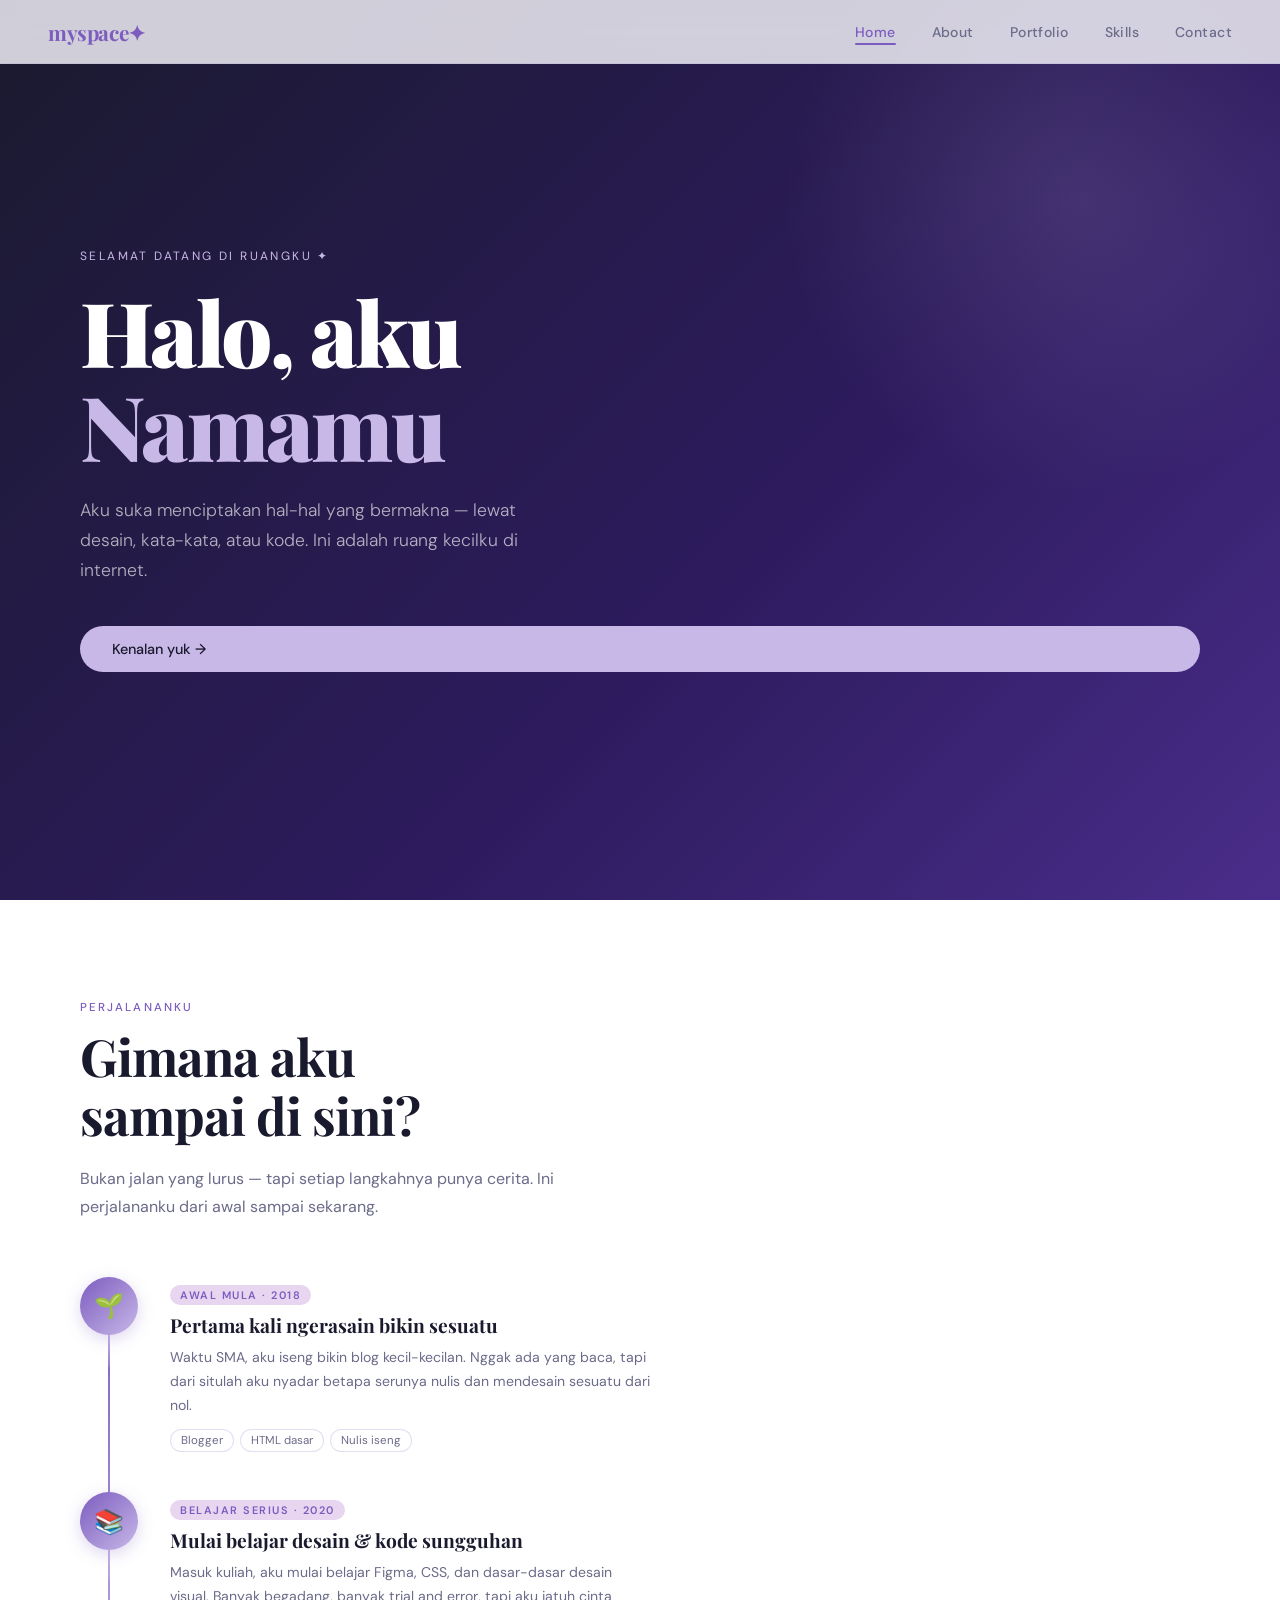
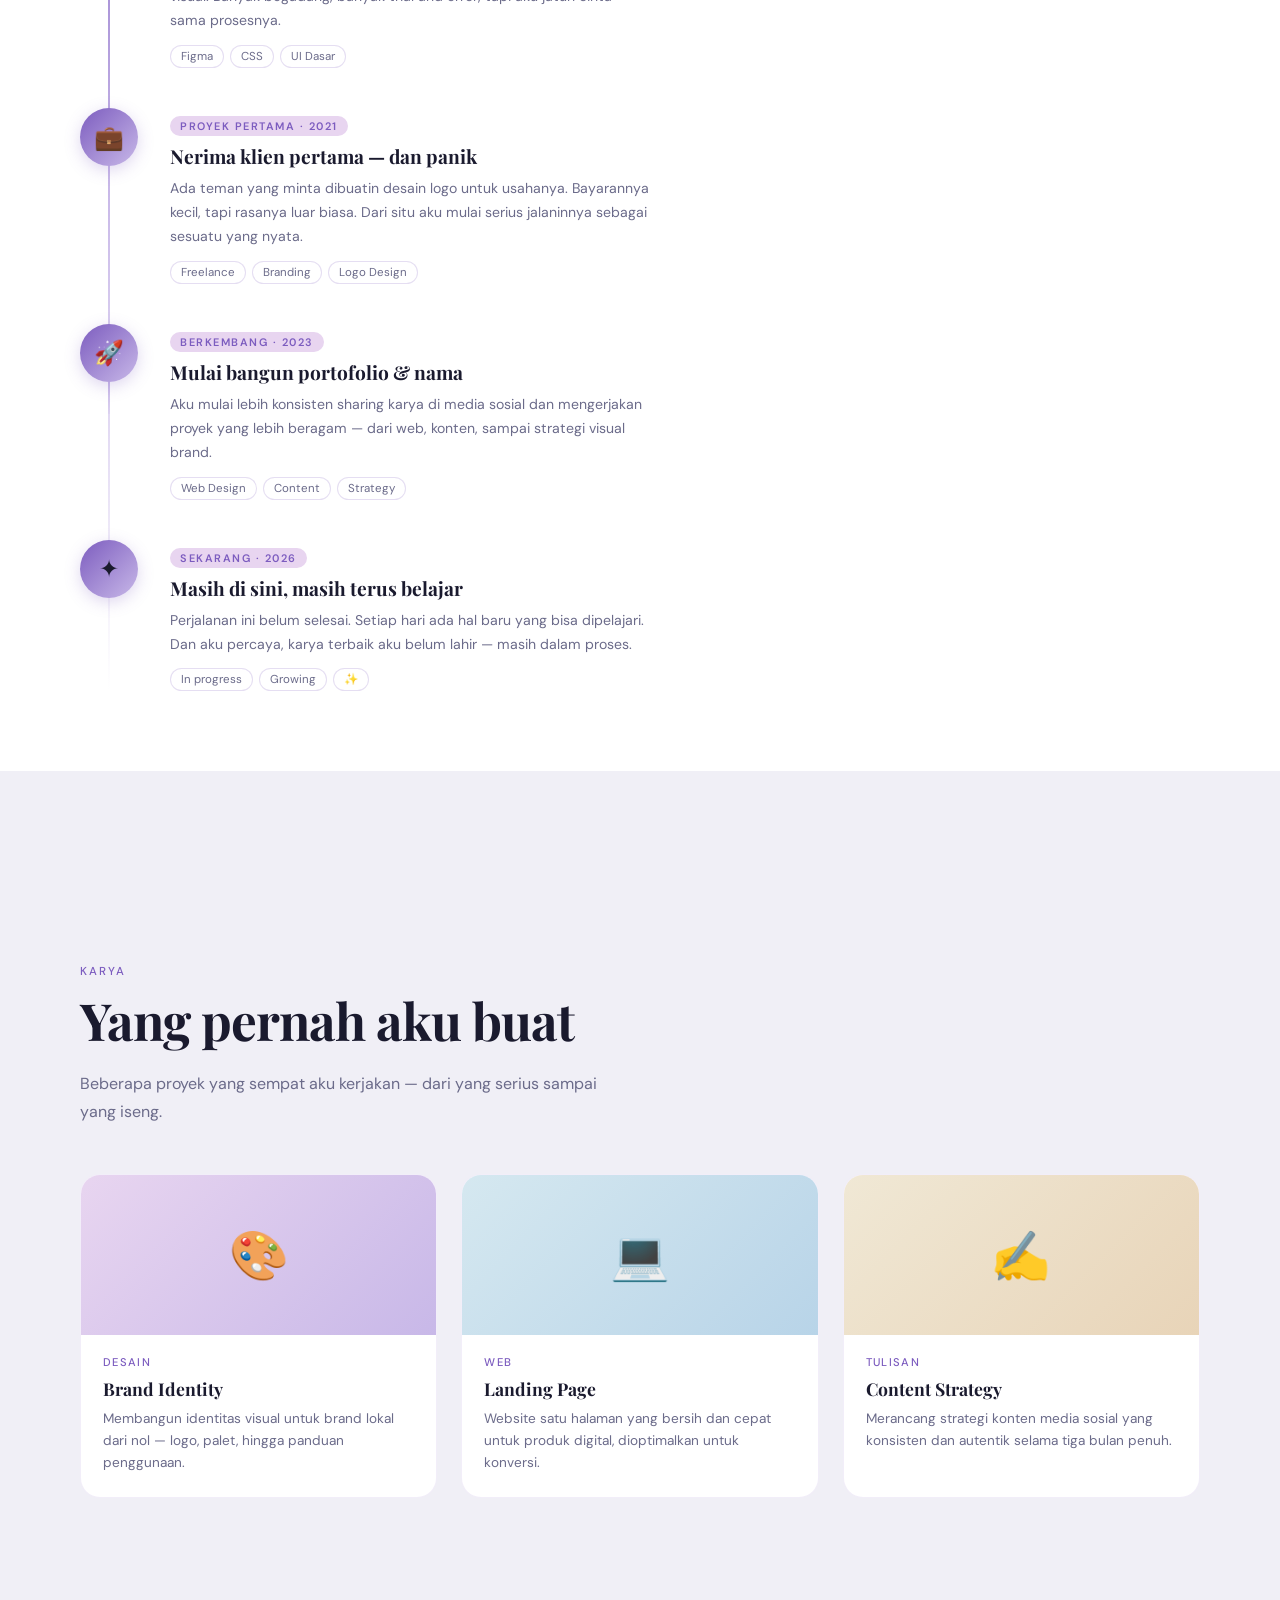
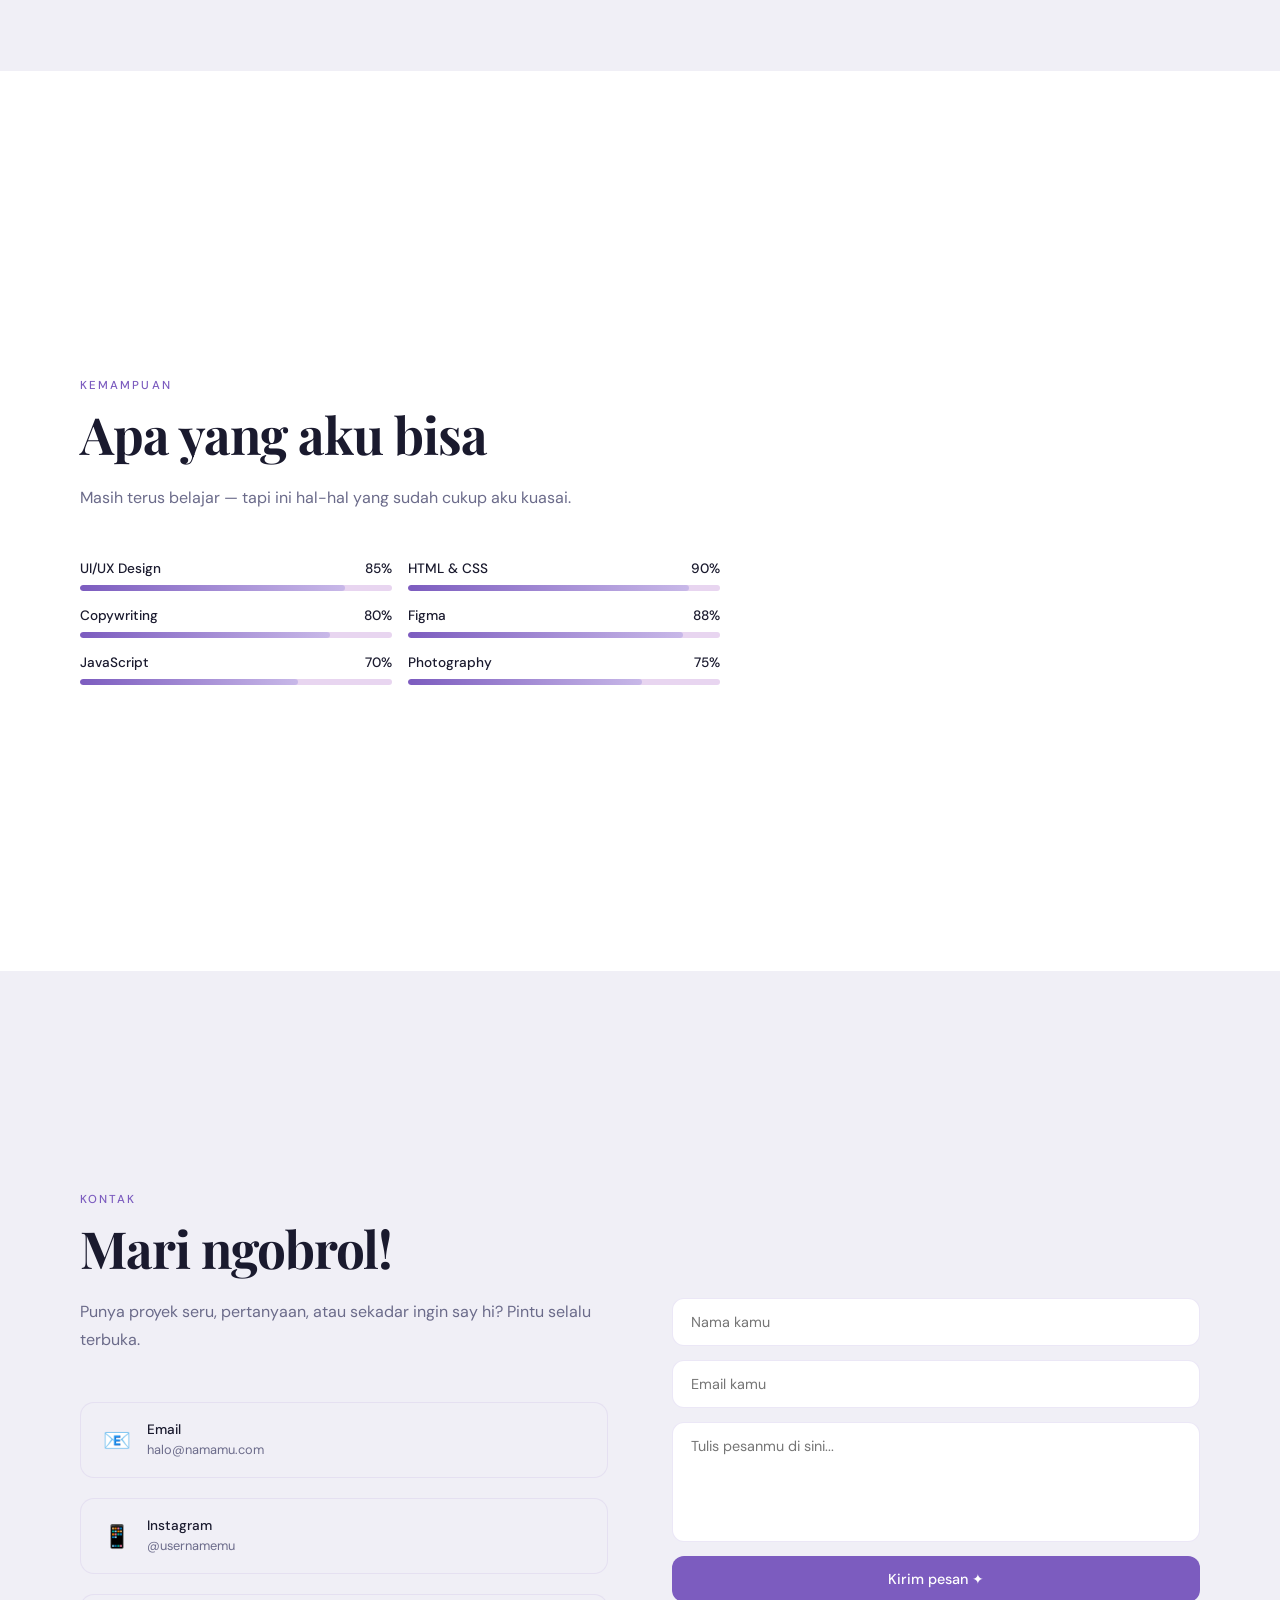
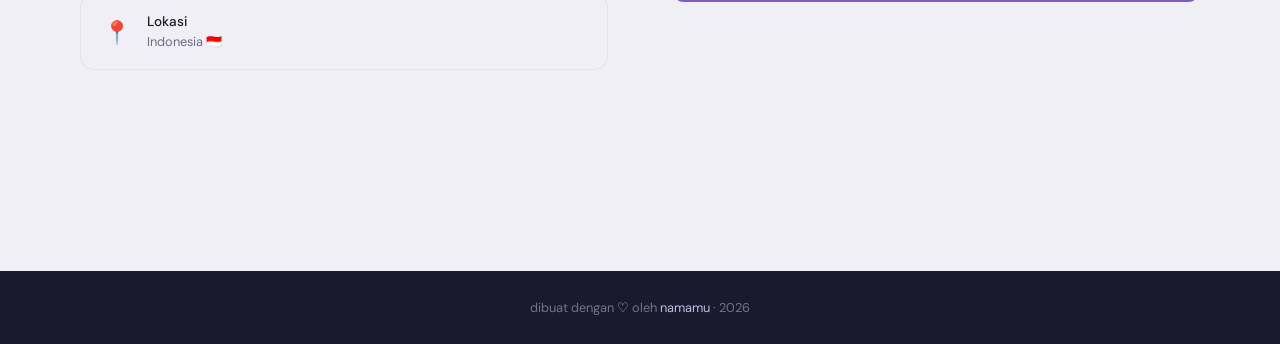
<file: index.html>
<!DOCTYPE html>
<html lang="id">

<head>
    <meta charset="UTF-8" />
    <meta name="viewport" content="width=device-width, initial-scale=1.0" />
    <title>My Space</title>
    <link
        href="https://fonts.googleapis.com/css2?family=Playfair+Display:wght@400;700;900&family=DM+Sans:wght@300;400;500&display=swap"
        rel="stylesheet" />
    <link rel="stylesheet" href="style.css" />
</head>

<body>

    <div class="scroll-progress" id="scrollBar"></div>

    <nav id="navbar">
        <div class="nav-logo">myspace✦</div>
        <ul class="nav-links">
            <li><a href="#home" class="active">Home</a></li>
            <li><a href="#about">About</a></li>
            <li><a href="#portfolio">Portfolio</a></li>
            <li><a href="#skills">Skills</a></li>
            <li><a href="#contact">Contact</a></li>
        </ul>
    </nav>

    <!-- HOME -->
    <section id="home">
        <div class="hero-eyebrow">selamat datang di ruangku ✦</div>
        <h1 class="hero-title">Halo, aku<br><span>Namamu</span></h1>
        <p class="hero-sub">Aku suka menciptakan hal-hal yang bermakna — lewat desain, kata-kata, atau kode. Ini adalah
            ruang kecilku di internet.</p>
        <a href="#about" class="btn">Kenalan yuk →</a>
    </section>

    <!-- ABOUT -->
    <section id="about">
        <div class="about-header">
            <div class="section-label">perjalananku</div>
            <h2 class="section-title">Gimana aku<br>sampai di sini?</h2>
            <p class="section-desc">Bukan jalan yang lurus — tapi setiap langkahnya punya cerita. Ini perjalananku dari
                awal sampai sekarang.</p>
        </div>

        <div class="timeline">

            <div class="tl-step">
                <div class="tl-dot-wrap">
                    <div class="tl-dot">🌱</div>
                    <div class="tl-line"></div>
                </div>
                <div class="tl-content">
                    <div class="tl-badge">Awal mula · 2018</div>
                    <div class="tl-title">Pertama kali ngerasain bikin sesuatu</div>
                    <p class="tl-desc">Waktu SMA, aku iseng bikin blog kecil-kecilan. Nggak ada yang baca, tapi dari
                        situlah aku nyadar betapa serunya nulis dan mendesain sesuatu dari nol.</p>
                    <div class="tl-tag-row">
                        <span class="tl-tag">Blogger</span>
                        <span class="tl-tag">HTML dasar</span>
                        <span class="tl-tag">Nulis iseng</span>
                    </div>
                </div>
            </div>

            <div class="tl-step">
                <div class="tl-dot-wrap">
                    <div class="tl-dot">📚</div>
                    <div class="tl-line"></div>
                </div>
                <div class="tl-content">
                    <div class="tl-badge">Belajar serius · 2020</div>
                    <div class="tl-title">Mulai belajar desain & kode sungguhan</div>
                    <p class="tl-desc">Masuk kuliah, aku mulai belajar Figma, CSS, dan dasar-dasar desain visual. Banyak
                        begadang, banyak trial and error, tapi aku jatuh cinta sama prosesnya.</p>
                    <div class="tl-tag-row">
                        <span class="tl-tag">Figma</span>
                        <span class="tl-tag">CSS</span>
                        <span class="tl-tag">UI Dasar</span>
                    </div>
                </div>
            </div>

            <div class="tl-step">
                <div class="tl-dot-wrap">
                    <div class="tl-dot">💼</div>
                    <div class="tl-line"></div>
                </div>
                <div class="tl-content">
                    <div class="tl-badge">Proyek pertama · 2021</div>
                    <div class="tl-title">Nerima klien pertama — dan panik</div>
                    <p class="tl-desc">Ada teman yang minta dibuatin desain logo untuk usahanya. Bayarannya kecil, tapi
                        rasanya luar biasa. Dari situ aku mulai serius jalaninnya sebagai sesuatu yang nyata.</p>
                    <div class="tl-tag-row">
                        <span class="tl-tag">Freelance</span>
                        <span class="tl-tag">Branding</span>
                        <span class="tl-tag">Logo Design</span>
                    </div>
                </div>
            </div>

            <div class="tl-step">
                <div class="tl-dot-wrap">
                    <div class="tl-dot">🚀</div>
                    <div class="tl-line"></div>
                </div>
                <div class="tl-content">
                    <div class="tl-badge">Berkembang · 2023</div>
                    <div class="tl-title">Mulai bangun portofolio & nama</div>
                    <p class="tl-desc">Aku mulai lebih konsisten sharing karya di media sosial dan mengerjakan proyek
                        yang lebih beragam — dari web, konten, sampai strategi visual brand.</p>
                    <div class="tl-tag-row">
                        <span class="tl-tag">Web Design</span>
                        <span class="tl-tag">Content</span>
                        <span class="tl-tag">Strategy</span>
                    </div>
                </div>
            </div>

            <div class="tl-step">
                <div class="tl-dot-wrap">
                    <div class="tl-dot">✦</div>
                    <div class="tl-line"></div>
                </div>
                <div class="tl-content">
                    <div class="tl-badge">Sekarang · 2026</div>
                    <div class="tl-title">Masih di sini, masih terus belajar</div>
                    <p class="tl-desc">Perjalanan ini belum selesai. Setiap hari ada hal baru yang bisa dipelajari. Dan
                        aku percaya, karya terbaik aku belum lahir — masih dalam proses.</p>
                    <div class="tl-tag-row">
                        <span class="tl-tag">In progress</span>
                        <span class="tl-tag">Growing</span>
                        <span class="tl-tag">✨</span>
                    </div>
                </div>
            </div>

        </div>
    </section>

    <!-- PORTFOLIO -->
    <section id="portfolio">
        <div class="section-label">karya</div>
        <h2 class="section-title">Yang pernah aku buat</h2>
        <p class="section-desc">Beberapa proyek yang sempat aku kerjakan — dari yang serius sampai yang iseng.</p>
        <div class="card-grid">
            <div class="card">
                <div class="card-thumb">🎨</div>
                <div class="card-body">
                    <div class="card-tag">Desain</div>
                    <div class="card-title">Brand Identity</div>
                    <p class="card-text">Membangun identitas visual untuk brand lokal dari nol — logo, palet, hingga
                        panduan penggunaan.</p>
                </div>
            </div>
            <div class="card">
                <div class="card-thumb">💻</div>
                <div class="card-body">
                    <div class="card-tag">Web</div>
                    <div class="card-title">Landing Page</div>
                    <p class="card-text">Website satu halaman yang bersih dan cepat untuk produk digital, dioptimalkan
                        untuk konversi.</p>
                </div>
            </div>
            <div class="card">
                <div class="card-thumb">✍️</div>
                <div class="card-body">
                    <div class="card-tag">Tulisan</div>
                    <div class="card-title">Content Strategy</div>
                    <p class="card-text">Merancang strategi konten media sosial yang konsisten dan autentik selama tiga
                        bulan penuh.</p>
                </div>
            </div>
        </div>
    </section>

    <!-- SKILLS -->
    <section id="skills">
        <div class="section-label">kemampuan</div>
        <h2 class="section-title">Apa yang aku bisa</h2>
        <p class="section-desc">Masih terus belajar — tapi ini hal-hal yang sudah cukup aku kuasai.</p>
        <div class="skills-grid">
            <div class="skill-item">
                <div class="skill-header"><span>UI/UX Design</span><span>85%</span></div>
                <div class="skill-bar">
                    <div class="skill-fill" style="width:85%"></div>
                </div>
            </div>
            <div class="skill-item">
                <div class="skill-header"><span>HTML & CSS</span><span>90%</span></div>
                <div class="skill-bar">
                    <div class="skill-fill" style="width:90%"></div>
                </div>
            </div>
            <div class="skill-item">
                <div class="skill-header"><span>Copywriting</span><span>80%</span></div>
                <div class="skill-bar">
                    <div class="skill-fill" style="width:80%"></div>
                </div>
            </div>
            <div class="skill-item">
                <div class="skill-header"><span>Figma</span><span>88%</span></div>
                <div class="skill-bar">
                    <div class="skill-fill" style="width:88%"></div>
                </div>
            </div>
            <div class="skill-item">
                <div class="skill-header"><span>JavaScript</span><span>70%</span></div>
                <div class="skill-bar">
                    <div class="skill-fill" style="width:70%"></div>
                </div>
            </div>
            <div class="skill-item">
                <div class="skill-header"><span>Photography</span><span>75%</span></div>
                <div class="skill-bar">
                    <div class="skill-fill" style="width:75%"></div>
                </div>
            </div>
        </div>
    </section>

    <!-- CONTACT -->
    <section id="contact">
        <div class="section-label">kontak</div>
        <h2 class="section-title">Mari ngobrol!</h2>
        <div class="contact-grid">
            <div>
                <p class="section-desc">Punya proyek seru, pertanyaan, atau sekadar ingin say hi? Pintu selalu terbuka.
                </p>
                <div class="contact-items">
                    <div class="contact-item">
                        <div class="contact-icon">📧</div>
                        <div class="contact-detail">
                            <strong>Email</strong>
                            <span>halo@namamu.com</span>
                        </div>
                    </div>
                    <div class="contact-item">
                        <div class="contact-icon">📱</div>
                        <div class="contact-detail">
                            <strong>Instagram</strong>
                            <span>@usernamemu</span>
                        </div>
                    </div>
                    <div class="contact-item">
                        <div class="contact-icon">📍</div>
                        <div class="contact-detail">
                            <strong>Lokasi</strong>
                            <span>Indonesia 🇮🇩</span>
                        </div>
                    </div>
                </div>
            </div>
            <div class="contact-form">
                <input type="text" placeholder="Nama kamu" />
                <input type="email" placeholder="Email kamu" />
                <textarea rows="5" placeholder="Tulis pesanmu di sini..."></textarea>
                <button type="button">Kirim pesan ✦</button>
            </div>
        </div>
    </section>

    <footer>
        dibuat dengan <span>♡</span> oleh <span>namamu</span> · 2026
    </footer>

    <script>
        // Scroll progress bar
        const scrollBar = document.getElementById('scrollBar');
        const navbar = document.getElementById('navbar');
        const sections = document.querySelectorAll('section');
        const navLinks = document.querySelectorAll('.nav-links a');

        window.addEventListener('scroll', () => {
            const scrollTop = window.scrollY;
            const docHeight = document.documentElement.scrollHeight - window.innerHeight;
            const progress = (scrollTop / docHeight) * 100;
            scrollBar.style.width = progress + '%';

            // Navbar shadow on scroll
            navbar.classList.toggle('scrolled', scrollTop > 20);

            // Active nav link
            let current = '';
            sections.forEach(sec => {
                if (scrollTop >= sec.offsetTop - 100) current = sec.id;
            });

            navLinks.forEach(link => {
                link.classList.remove('active');
                if (link.getAttribute('href') === '#' + current) link.classList.add('active');
            });
        });

        // Smooth scroll for nav links
        navLinks.forEach(link => {
            link.addEventListener('click', e => {
                e.preventDefault();
                const target = document.querySelector(link.getAttribute('href'));
                if (target) target.scrollIntoView({ behavior: 'smooth' });
            });
        });

        // Timeline step reveal on scroll
        const tlSteps = document.querySelectorAll('.tl-step');
        const observer = new IntersectionObserver((entries) => {
            entries.forEach((entry, i) => {
                if (entry.isIntersecting) {
                    // stagger each step slightly
                    const idx = Array.from(tlSteps).indexOf(entry.target);
                    setTimeout(() => {
                        entry.target.classList.add('visible');
                    }, idx * 100);
                    observer.unobserve(entry.target);
                }
            });
        }, { threshold: 0.2 });

        tlSteps.forEach(step => observer.observe(step));
    </script>
</body>

</html>
</file>
<file: style.css>
*,
*::before,
*::after {
    box-sizing: border-box;
    margin: 0;
    padding: 0;
}

:root {
    --ink: #1a1a2e;
    --mist: #f0eff6;
    --lavender: #c8b8e8;
    --violet: #7c5cbf;
    --blush: #e8d5f0;
    --white: #ffffff;
    --soft: #6b6b8a;
}

html {
    scroll-behavior: smooth;
}

body {
    font-family: 'DM Sans', sans-serif;
    background: var(--mist);
    color: var(--ink);
}

/* ── NAVBAR ── */
nav {
    position: fixed;
    top: 0;
    left: 0;
    right: 0;
    z-index: 100;
    display: flex;
    align-items: center;
    justify-content: space-between;
    padding: 0 48px;
    height: 64px;
    background: rgba(240, 239, 246, 0.85);
    backdrop-filter: blur(14px);
    border-bottom: 1px solid rgba(124, 92, 191, 0.12);
    transition: box-shadow 0.3s;
}

nav.scrolled {
    box-shadow: 0 4px 24px rgba(124, 92, 191, 0.1);
}

.nav-logo {
    font-family: 'Playfair Display', serif;
    font-size: 1.3rem;
    font-weight: 700;
    color: var(--violet);
    letter-spacing: -0.02em;
}

.nav-links {
    display: flex;
    gap: 36px;
    list-style: none;
}

.nav-links a {
    text-decoration: none;
    font-size: 0.875rem;
    font-weight: 500;
    color: var(--soft);
    letter-spacing: 0.03em;
    transition: color 0.2s;
    position: relative;
}

.nav-links a::after {
    content: '';
    position: absolute;
    bottom: -4px;
    left: 0;
    width: 0;
    height: 2px;
    background: var(--violet);
    border-radius: 2px;
    transition: width 0.25s;
}

.nav-links a:hover {
    color: var(--violet);
}

.nav-links a:hover::after,
.nav-links a.active::after {
    width: 100%;
}

.nav-links a.active {
    color: var(--violet);
}

/* ── SECTIONS ── */
section {
    min-height: 100vh;
    display: flex;
    flex-direction: column;
    justify-content: center;
    padding: 100px 80px 80px;
}

section:nth-child(odd) {
    background: var(--mist);
}

section:nth-child(even) {
    background: var(--white);
}

/* ── HERO ── */
#home {
    background: linear-gradient(135deg, #1a1a2e 0%, #2d1b5e 60%, #4a2d8a 100%) !important;
    color: var(--white);
    position: relative;
    overflow: hidden;
}

#home::before {
    content: '';
    position: absolute;
    width: 600px;
    height: 600px;
    border-radius: 50%;
    background: radial-gradient(circle, rgba(200, 184, 232, 0.15) 0%, transparent 70%);
    top: -100px;
    right: -100px;
    pointer-events: none;
}

.hero-eyebrow {
    font-size: 0.75rem;
    letter-spacing: 0.2em;
    text-transform: uppercase;
    color: var(--lavender);
    margin-bottom: 20px;
}

.hero-title {
    font-family: 'Playfair Display', serif;
    font-size: clamp(3rem, 7vw, 6rem);
    font-weight: 900;
    line-height: 1.05;
    letter-spacing: -0.03em;
    margin-bottom: 24px;
}

.hero-title span {
    color: var(--lavender);
}

.hero-sub {
    font-size: 1.1rem;
    font-weight: 300;
    color: rgba(255, 255, 255, 0.65);
    max-width: 480px;
    line-height: 1.7;
    margin-bottom: 40px;
}

.btn {
    display: inline-block;
    padding: 14px 32px;
    background: var(--lavender);
    color: var(--ink);
    border-radius: 100px;
    font-weight: 500;
    font-size: 0.9rem;
    text-decoration: none;
    transition: transform 0.2s, box-shadow 0.2s;
}

.btn:hover {
    transform: translateY(-2px);
    box-shadow: 0 8px 24px rgba(200, 184, 232, 0.4);
}

/* ── SECTION HEADERS ── */
.section-label {
    font-size: 0.72rem;
    letter-spacing: 0.18em;
    text-transform: uppercase;
    color: var(--violet);
    font-weight: 500;
    margin-bottom: 12px;
}

.section-title {
    font-family: 'Playfair Display', serif;
    font-size: clamp(2rem, 4vw, 3.2rem);
    font-weight: 700;
    line-height: 1.15;
    letter-spacing: -0.02em;
    color: var(--ink);
    margin-bottom: 20px;
}

.section-desc {
    font-size: 1rem;
    color: var(--soft);
    max-width: 520px;
    line-height: 1.75;
    margin-bottom: 48px;
}

/* ── ABOUT / TIMELINE ── */
.about-header {
    max-width: 560px;
    margin-bottom: 56px;
}

.about-header .section-desc {
    margin-bottom: 0;
}

.timeline {
    position: relative;
    max-width: 780px;
}

/* vertical line */
.timeline::before {
    content: '';
    position: absolute;
    left: 28px;
    top: 0;
    bottom: 0;
    width: 2px;
    background: linear-gradient(to bottom, var(--violet), var(--lavender), transparent);
}

.tl-step {
    display: flex;
    gap: 32px;
    align-items: flex-start;
    margin-bottom: 0;
    position: relative;
    opacity: 0;
    transform: translateX(-24px);
    transition: opacity 0.5s ease, transform 0.5s ease;
}

.tl-step.visible {
    opacity: 1;
    transform: translateX(0);
}

/* connector between steps */
.tl-step:not(:last-child) {
    padding-bottom: 0;
}

.tl-dot-wrap {
    flex-shrink: 0;
    width: 58px;
    display: flex;
    flex-direction: column;
    align-items: center;
    gap: 0;
}

.tl-dot {
    width: 58px;
    height: 58px;
    border-radius: 50%;
    background: linear-gradient(135deg, var(--violet), var(--lavender));
    display: flex;
    align-items: center;
    justify-content: center;
    font-size: 1.5rem;
    flex-shrink: 0;
    box-shadow: 0 4px 16px rgba(124, 92, 191, 0.25);
    position: relative;
    z-index: 1;
}

.tl-line {
    width: 2px;
    flex: 1;
    min-height: 32px;
    background: linear-gradient(to bottom, var(--lavender), rgba(200, 184, 232, 0.2));
}

.tl-step:last-child .tl-line {
    display: none;
}

.tl-content {
    padding: 6px 0 40px;
    flex: 1;
}

.tl-step:last-child .tl-content {
    padding-bottom: 0;
}

.tl-badge {
    display: inline-block;
    font-size: 0.68rem;
    letter-spacing: 0.14em;
    text-transform: uppercase;
    color: var(--violet);
    font-weight: 600;
    background: var(--blush);
    padding: 3px 10px;
    border-radius: 99px;
    margin-bottom: 8px;
}

.tl-title {
    font-family: 'Playfair Display', serif;
    font-size: 1.2rem;
    font-weight: 700;
    color: var(--ink);
    margin-bottom: 8px;
    line-height: 1.3;
}

.tl-desc {
    font-size: 0.88rem;
    color: var(--soft);
    line-height: 1.7;
    max-width: 480px;
}

.tl-tag-row {
    display: flex;
    flex-wrap: wrap;
    gap: 6px;
    margin-top: 12px;
}

.tl-tag {
    font-size: 0.72rem;
    padding: 3px 10px;
    border-radius: 99px;
    background: var(--white);
    border: 1px solid rgba(124, 92, 191, 0.2);
    color: var(--soft);
}

/* ── PORTFOLIO ── */
.card-grid {
    display: grid;
    grid-template-columns: repeat(3, 1fr);
    gap: 24px;
}

.card {
    border-radius: 20px;
    overflow: hidden;
    border: 1px solid rgba(124, 92, 191, 0.1);
    background: var(--white);
    transition: transform 0.25s, box-shadow 0.25s;
}

section:nth-child(even) .card {
    background: var(--mist);
}

.card:hover {
    transform: translateY(-6px);
    box-shadow: 0 16px 40px rgba(124, 92, 191, 0.12);
}

.card-thumb {
    height: 160px;
    display: flex;
    align-items: center;
    justify-content: center;
    font-size: 3rem;
}

.card:nth-child(1) .card-thumb {
    background: linear-gradient(135deg, #e8d5f0, #c8b8e8);
}

.card:nth-child(2) .card-thumb {
    background: linear-gradient(135deg, #d5e8f0, #b8d4e8);
}

.card:nth-child(3) .card-thumb {
    background: linear-gradient(135deg, #f0e8d5, #e8d4b8);
}

.card-body {
    padding: 20px 22px 24px;
}

.card-tag {
    font-size: 0.7rem;
    letter-spacing: 0.12em;
    text-transform: uppercase;
    color: var(--violet);
    font-weight: 500;
    margin-bottom: 8px;
}

.card-title {
    font-family: 'Playfair Display', serif;
    font-size: 1.1rem;
    font-weight: 700;
    color: var(--ink);
    margin-bottom: 8px;
}

.card-text {
    font-size: 0.85rem;
    color: var(--soft);
    line-height: 1.6;
}

/* ── SKILLS ── */
.skills-grid {
    display: grid;
    grid-template-columns: repeat(2, 1fr);
    gap: 16px;
    max-width: 640px;
}

.skill-item {
    display: flex;
    flex-direction: column;
    gap: 8px;
}

.skill-header {
    display: flex;
    justify-content: space-between;
    font-size: 0.85rem;
    font-weight: 500;
    color: var(--ink);
}

.skill-bar {
    height: 6px;
    background: var(--blush);
    border-radius: 99px;
    overflow: hidden;
}

.skill-fill {
    height: 100%;
    background: linear-gradient(90deg, var(--violet), var(--lavender));
    border-radius: 99px;
    transform-origin: left;
    animation: fillBar 1.2s ease forwards;
}

@keyframes fillBar {
    from {
        transform: scaleX(0);
    }

    to {
        transform: scaleX(1);
    }
}

/* ── CONTACT ── */
.contact-grid {
    display: grid;
    grid-template-columns: 1fr 1fr;
    gap: 64px;
    align-items: start;
}

.contact-items {
    display: flex;
    flex-direction: column;
    gap: 20px;
    margin-top: 8px;
}

.contact-item {
    display: flex;
    align-items: center;
    gap: 16px;
    padding: 18px 22px;
    background: var(--mist);
    border-radius: 14px;
    border: 1px solid rgba(124, 92, 191, 0.1);
    transition: border-color 0.2s;
}

.contact-item:hover {
    border-color: var(--violet);
}

.contact-icon {
    font-size: 1.4rem;
}

.contact-detail strong {
    display: block;
    font-size: 0.85rem;
    color: var(--ink);
    font-weight: 500;
}

.contact-detail span {
    font-size: 0.8rem;
    color: var(--soft);
}

.contact-form {
    display: flex;
    flex-direction: column;
    gap: 14px;
}

.contact-form input,
.contact-form textarea {
    width: 100%;
    padding: 14px 18px;
    border: 1.5px solid rgba(124, 92, 191, 0.15);
    border-radius: 12px;
    font-family: 'DM Sans', sans-serif;
    font-size: 0.9rem;
    background: var(--white);
    color: var(--ink);
    outline: none;
    transition: border-color 0.2s;
    resize: none;
}

.contact-form input:focus,
.contact-form textarea:focus {
    border-color: var(--violet);
}

.contact-form button {
    padding: 14px;
    background: var(--violet);
    color: var(--white);
    border: none;
    border-radius: 12px;
    font-family: 'DM Sans', sans-serif;
    font-size: 0.9rem;
    font-weight: 500;
    cursor: pointer;
    transition: background 0.2s, transform 0.2s;
}

.contact-form button:hover {
    background: #6347a8;
    transform: translateY(-1px);
}

/* ── FOOTER ── */
footer {
    background: var(--ink);
    color: rgba(255, 255, 255, 0.4);
    text-align: center;
    padding: 28px;
    font-size: 0.8rem;
}

footer span {
    color: var(--lavender);
}

/* ── SCROLL INDICATOR ── */
.scroll-progress {
    position: fixed;
    top: 64px;
    left: 0;
    height: 2px;
    background: var(--violet);
    z-index: 99;
    transition: width 0.1s;
}

@media (max-width: 768px) {
    nav {
        padding: 0 24px;
    }

    .nav-links {
        gap: 20px;
    }

    section {
        padding: 100px 28px 60px;
    }

    .about-grid,
    .contact-grid {
        grid-template-columns: 1fr;
    }

    .card-grid {
        grid-template-columns: 1fr;
    }

    .skills-grid {
        grid-template-columns: 1fr;
    }
}
</file>
